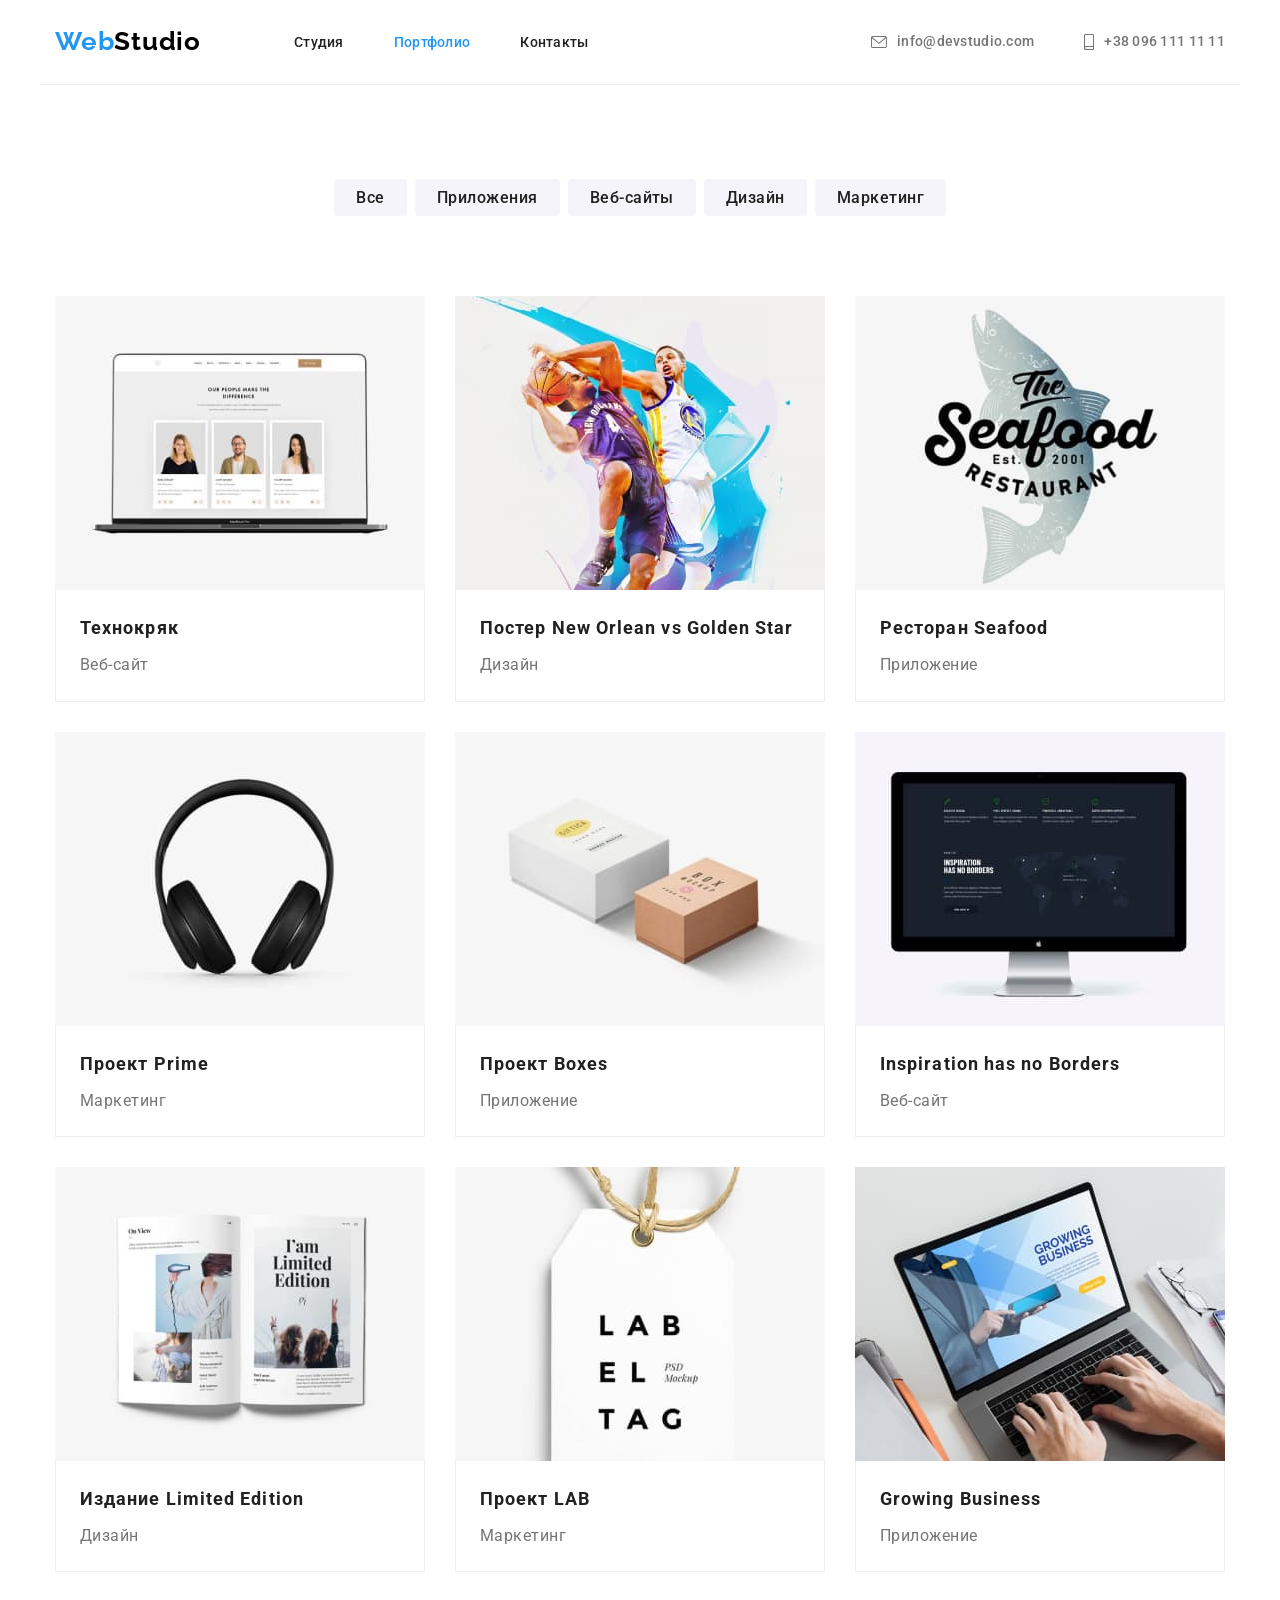
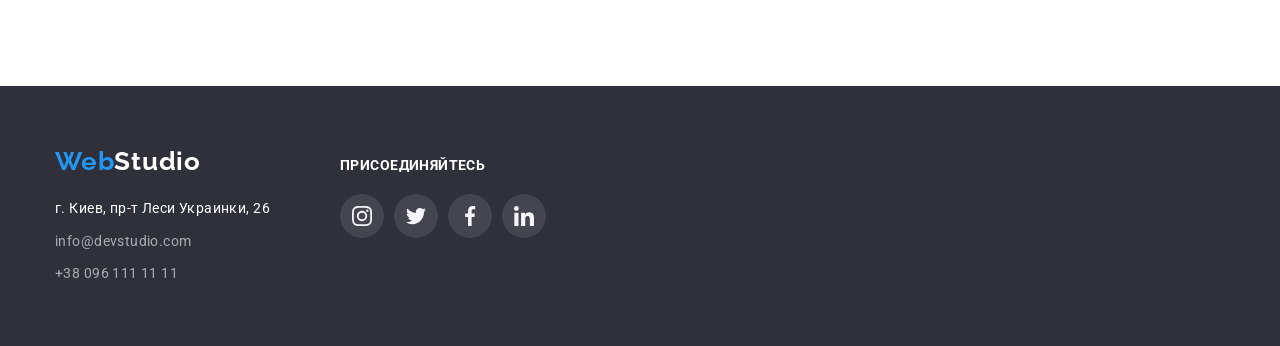
<file: portfolio.html>
<!DOCTYPE html>
<html lang="ru">
<head>
    <meta charset="UTF-8">
    <meta name="viewport" content="width=device-width, initial-scale=1.0">
    <title>WebStudio</title>
    <link rel="preconnect" href="https://fonts.gstatic.com">
    <link href="https://fonts.googleapis.com/css2?family=Raleway:wght@700&family=Roboto:wght@400;500;700;900&display=swap"
          rel="stylesheet">
    <link rel="stylesheet" href="./css/modern-normalize.css">
    <link rel="stylesheet" href="./css/common.css">
    <link rel="stylesheet" href="./css/portfolio.css" />
</head>
<body>
    <header class="page-header container">
        
            <nav class="nav-links">
                <a class="link-main" href="./index.html"><span class="part-web">Web</span>Studio</a>
                <ul class="list">
                    <li class="item"><a class="link studio" href="./index.html">Студия</a></li>
                    <li class="item"><a class="link portfoli current" href="./portfolio.html">Портфолио</a></li>
                    <li class="item"><a class="link contacts" href="">Контакты</a></li>
                </ul>
            </nav>
        
            <ul class="address list">
                <li class="item">
                    <a class="auth-items" href="mailto:info@devstudio.com">
                        <svg class="icon" width="16" height="12">
                            <use href="./images/sprite.svg#icon-envelope"></use>
                        </svg>
                        info@devstudio.com
                    </a>
                </li>
                <li class="item">
                    <a class="auth-items" href="tel:+380961111111">
                        <svg class="icon" width="10" height="16">
                            <use href="./images/sprite.svg#icon-smartphone"></use>
                        </svg>
                        +38 096 111 11 11
                    </a>
                </li>
            </ul>
        
    </header>

<main>
    <!-- Portfolio -->
    <section class="section-portfolio" >
       <div class="container">
            <h1 class="visually-hidden">Portfolio</h1>
            <ul class="list buttons">
                <li class="section-button"><button type="button">Все</button></li>
                <li class="section-button"><button type="button">Приложения</button></li>
                <li class="section-button"><button type="button">Веб-сайты</button></li>
                <li class="section-button"><button type="button">Дизайн</button></li>
                <li class="section-button"><button type="button">Маркетинг</button></li>
            </ul>
       </div>
    
       <div class="container" >
            <ul class="projects-list list">

                <li class="card">
                    <a href="">
                        <div class="card-thumb">
                            <img src="./images/web-site.jpg" alt="Lap top picture"> 
                        </div>                        
                        <div class="card-content">
                            <h2 class="title">Технокряк</h2>
                            <p class="type">Веб-сайт</p>
                        </div>
                    </a>
                </li>

                <li class="card">
                    <a href="">
                        <div class="card-thumb">
                            <img src="./images/design.jpg" alt="Steffan Curry Warriors picture">
                        </div>
                        <div class="card-content">
                            <h2 class="title">Постер New Orlean vs Golden Star</h2>
                            <p class="type">Дизайн</p>
                        </div>
                    </a>
                </li>

                <li class="card">
                    <a href="">
                        <div class="card-thumb">
                            <img src="./images/app.jpg" alt="Sea Food restaurant logo">
                        </div>
                        <div class="card-content"> 
                            <h2 class="title">Ресторан Seafood</h2>
                            <p class="type">Приложение</p>
                        </div>
                    </a>
                </li>

                <li class="card">
                    <a href="">
                        <div class="card-thumb">
                            <img src="./images/marketing.jpg" alt="Headphones picture">
                        </div>
                        <div class="card-content">
                            <h2 class="title">Проект Prime</h2>
                            <p class="type">Маркетинг</p>
                        </div>
                    </a>
                </li>

                <li class="card">
                    <a href="">
                        <div class="card-thumb">
                            <img src="./images/app-2.jpg" alt="Box picture">
                        </div>
                        <div class="card-content">
                            <h2 class="title">Проект Boxes</h2>
                            <p class="type">Приложение</p>
                        </div>
                    </a>
                </li>

                <li class="card">
                    <a href="">
                        <div class="card-thumb">
                            <img src="./images/website-2.jpg" alt="Monitor picture">
                        </div>
                        <div class="card-content">
                            <h2 class="title">Inspiration has no Borders</h2>
                            <p class="type">Веб-сайт</p>
                        </div>
                    </a>
                </li>

                <li class="card">
                    <a href="">
                        <div class="card-thumb">
                            <img src="./images/design-2.jpg" alt="Book picture">
                        </div>
                        <div class="card-content">
                            <h2 class="title">Издание Limited Edition</h2>
                            <p class="type">Дизайн</p>
                        </div>
                    </a>
                </li>

                <li class="card">
                    <a href="">
                        <div class="card-thumb">
                            <img src="./images/marketing-2.jpg" alt="Label picture">
                        </div>
                        <div class="card-content">
                            <h2 class="title">Проект LAB</h2>
                            <p class="type">Маркетинг</p>
                        </div>
                    </a>
                </li>

                <li class="card">
                    <a href="">
                        <div class="card-thumb">
                            <img src="./images/app-3.jpg" alt="Lap top picture">
                        </div>
                        <div class="card-content">
                            <h2 class="title">Growing Business</h2>
                            <p class="type">Приложение</p>
                        </div>
                    </a>
                </li>

            </ul>
       </div>
       
    </section>
</main>

<footer>
   <div class="footer-wraper">
        <div>
            <a class="logo-link" href="https://kovalenko-23.github.io/goit-markup-hw-01/">
                <span class="part-web">Web</span>Studio</a>
            <address class="auth-nav">
                <p class="city"><span class="city-address">г. Киев, пр-т Леси Украинки, 26</span> <br />
                    <a class="auth mail" href="mailto:info@devstudio.com">info@devstudio.com</a> <br />
                    <a class="auth" href="tel:+380961111111">+38 096 111 11 11</a>
                </p>
            </address>
        </div>
        
        <div class="social-links">
            <p class="social-links title">ПРИСОЕДИНЯЙТЕСЬ</p>
            <ul class="buttons">
        
                <li class="button">
                    <a class="social-button" href="">
                        <svg class="icon" width="20" height="20">
                            <use href="./images/sprite.svg#icon-instagram-2"></use>
                        </svg>
                    </a>
                </li>
        
                <li class="button">
                    <a class="social-button" href="">
                        <svg class="icon" width="20" height="20">
                            <use href="./images/sprite.svg#icon-twitter-1"></use>
                        </svg>
                    </a>
                </li>
        
                <li class="button">
                    <a class="social-button" href="">
                        <svg class="icon" width="20" height="20">
                            <use href="./images/sprite.svg#icon-facebook-1"></use>
                        </svg>
                    </a>
                </li>
        
                <li class="button">
                    <a class="social-button" href="">
                        <svg class="icon" width="20" height="20">
                            <use href="./images/sprite.svg#icon-linkedin-1"></use>
                        </svg>
                    </a>
                </li>
            </ul>
        </div>
   </div>
</footer>
</body>
</html>
</file>
<file: css/common.css>
:root {
  --primary-text-color: #757575;
  --primary-title-color: #212121;
  --alt-logo-color: #2196f3;
  --bcg-button-color: #f5f4fa;
  --bcg-color: #f5f4fa;
  --primary-white-color: #fff;
  --alt-bcg-color: #2f303a;
  --address-items-color: rgb(255, 255, 255, 0.6);
  --social-links-color-1: #afb1b8;
}

body {
  background-color: var(--primary-white-color);
  color: var(--primary-text-color);
  font-family: Roboto, sans-serif;
}

.visually-hidden {
  position: absolute;
  width: 1px;
  height: 1px;
  margin: -1px;
  border: 0;
  padding: 0;

  white-space: nowrap;
  clip-path: inset(100%);
  clip: rect(0 0 0 0);
  overflow: hidden;
}

.list {
  margin: 0;
  padding: 0;
  list-style: none;
  display: block;
}

.container {
  margin: 0 auto;
  width: 1200px;
  padding-left: 15px;
  padding-right: 15px;
  /* outline: 2px solid tomato; */
}

h1,
h2,
h3,
h4,
h5,
p {
  margin: 0;
  padding: 0;
}

img {
  display: block;
  height: auto;
  max-width: 100%;
}
/*===NAVIGATION===*/
.page-header .list {
  align-items: center;
}

.page-header.container {
  padding-left: 15px;
  padding-right: 15px;
  padding-top: 24px;
  padding-bottom: 24px;
  display: flex;
  border-bottom: 1px solid #ececec;
}

.page-header .list {
  display: flex;
}

.nav-links {
  display: flex;
}

/* Web Studio link */
.link-main {
  display: flex;
  align-items: center;
  margin-right: 93px;
}

.part-web {
  color: var(--alt-logo-color);
}

/* super cool option */
.page-header .item + .item {
  margin-left: 50px;
}

.link-main:focus,
.link-main:hover {
  color: #000;
}

.nav-links .link:hover,
.nav-links .link:focus,
.nav-links .link.current,
.address a:hover,
.address a:focus {
  color: #2196f3;
}

.address a {
  color: var(--primary-text-color);
  font-weight: 500;
  font-size: 14px;
  line-height: 1.14;
  letter-spacing: 0.02em;
}

.nav-links .link-main {
  color: #000;
  font-family: Raleway;
  font-weight: bold;
  font-size: 26px;
  line-height: 1.38;
  letter-spacing: 0.03em;
}

a,
.nav-links .link {
  text-decoration: none;
}

.nav-links .link {
  color: var(--primary-title-color);
  font-weight: 500;
  font-size: 14px;
  line-height: 1.14;
  letter-spacing: 0.02em;
}

/* Address list */

.auth-items {
  display: flex;
  align-items: center;
}

.address.list .icon {
  fill: currentColor;
  margin-right: 10px;
}

.address .item:hover {
  fill: var(--alt-logo-color);
}

.address.list {
  display: flex;
  justify-content: flex-end;
  margin-left: auto;
}

/*====MAIN====*/

/*===HERO===*/
.overlay {
  text-align: center;
  padding-bottom: 200px;
  padding-top: 200px;
  max-width: 1600px;
  height: 600px;
  margin-left: auto;
  margin-right: auto;
  background-image: linear-gradient(
      to right,
      rgba(47, 48, 58, 0.4),
      rgba(47, 48, 58, 0.4)
    ),
    url(../images/hero-background.jpg);
}

.section-hero .section-title {
  color: var(--primary-white-color);
  font-weight: 900;
  font-size: 44px;
  line-height: 1.36;
  text-align: center;
  letter-spacing: 0.06em;
  text-transform: uppercase;
  margin-bottom: 30px;
  margin-top: 0;
}

.button-order {
  border-radius: 4px;
  border: none;
  padding: 10px 32px;
  min-width: 200px;

  background-color: var(--alt-logo-color);
  color: var(--primary-white-color);
  font-weight: bold;
  font-size: 16px;
  line-height: 1.87;
  align-items: center;
  text-align: center;
  letter-spacing: 0.06em;
}

.section-hero button:hover,
.section-hero button:focus {
  background-color: var(--bcg-button-color);
  color: var(--primary-title-color);
}

/* Section Advantages */

.section-advantages .list {
  display: flex;
  justify-content: space-between;
}

.list.advantages > .item:not(:last-child) {
  margin-right: 30px;
}

.list.advantages > .item {
  width: 270px;
}

.item-icon {
  display: flex;
  align-items: center;
  height: 120px;
  background-color: var(--bcg-button-color);
  margin-bottom: 30px;
  align-items: center;
  justify-content: center;
}

.list.advantages .icon {
  padding: 0;
  border: none;
  margin: 0;
}

.section-advantages .section-item {
  color: var(--primary-title-color);
  font-weight: bold;
  font-size: 14px;
  line-height: 1.14;
  letter-spacing: 0.03em;
  text-transform: uppercase;
}

.section-advantages {
  padding-top: 94px;
  padding-bottom: 94px;
}

.section-advantages .section-item {
  margin-top: 0;
  margin-bottom: 10px;
}

.section-advantages .section-text {
  margin-top: 0;
  margin-bottom: 0;
}

.section-item.top {
  margin-top: 0;
}

.section-advantages .section-text {
  color: var(--primary-text-color);
  font-style: normal;
  font-weight: normal;
  font-size: 14px;
  line-height: 1.7;
  letter-spacing: 0.03em;
}

/* Activities section */
.section-activities .list {
  display: flex;
  justify-content: space-between;
}

.section-activities {
  padding-bottom: 94px;
}

.section-activities .section-title {
  color: var(--primary-title-color);
  font-weight: bold;
  text-align: center;
  font-size: 36px;
  line-height: 1.16;
  letter-spacing: 0.03em;
  margin-bottom: 50px;
}

/* Our Team section */
.section-team .list {
  display: flex;
  justify-content: space-between;
}

.section-team {
  background-color: var(--bcg-color);
  padding-top: 94px;
  padding-bottom: 94px;
}

.section-team .worker {
  background-color: var(--primary-white-color);
  box-shadow: 0px 1px 3px rgba(0, 0, 0, 0.12), 0px 1px 1px rgba(0, 0, 0, 0.14),
    0px 2px 1px rgba(0, 0, 0, 0.2);
  border-radius: 0px 0px 4px 4px;
}

.section-team .worker:not(:last-child) {
  margin-right: 30px;
}

.worker-info {
  padding: 30px 32px;
}

.section-team .section-title {
  color: var(--primary-title-color);
  font-weight: bold;
  font-size: 36px;
  line-height: 1.16;
  text-align: center;
  letter-spacing: 0.03em;
  margin-bottom: 50px;
}

.section-team .section-item {
  color: var(--primary-title-color);
  font-weight: 500;
  font-size: 16px;
  line-height: 0.84;
  text-align: center;
  letter-spacing: 0.03em;
  margin-bottom: 10px;
}

.section-team .section-text {
  color: var(--primary-text-color);
  font-weight: normal;
  font-size: 16px;
  line-height: 1.2;
  text-align: center;
  letter-spacing: 0.03em;
  margin-bottom: 16px;
}

/* Social links */
.list-socials {
  display: flex;
  justify-content: space-around;
  padding: 0;
}

.list-socials .social-item:not(:last-child) {
  margin-right: 10px;
}

.social-item > .item {
  display: flex;
  align-items: center;
  justify-content: center;
  border: none;
  padding: 0;
  width: 44px;
  height: 44px;
  border-radius: 50%;
  color: var(--social-links-color-1);
}

.social-item > .item:hover,
.social-item > .item:focus {
  background-color: var(--alt-logo-color);
  color: var(--primary-white-color);
}

.social-item .icon {
  fill: currentColor;
}

/*===Clients section=== */
.section-clients {
  padding-top: 94px;
  padding-bottom: 94px;
  margin-left: auto;
  margin-right: auto;
}

.section-clients .section-title {
  color: var(--primary-title-color);
  font-weight: bold;
  font-size: 36px;
  line-height: 1.2;
  text-align: center;
  letter-spacing: 0.03em;

  margin-bottom: 50px;
}

.clients-list {
  display: flex;
  margin: 0;
  padding: 0;
}

.clients-list .client:not(:last-child) {
  margin-right: 30px;
}

.clients-list .button {
  width: 170px;
  height: 90px;
  border: 1px var(--social-links-color-1) solid;
  border-radius: 4px;
  display: flex;
  justify-content: center;
  align-items: center;
  color: var(--social-links-color-1);
}

.clients-list .button:hover,
.clients-list .button:focus {
  color: var(--alt-logo-color);
  background-color: var(--primary-white-color);
  border-color: var(--alt-logo-color);
}

.clients-list .icon {
  fill: currentColor;
}

/*===Footer===*/
footer {
  background-color: #2f303a;
}

.footer-wraper {
  display: flex;
  align-items: baseline;
  width: 1200px;
  padding-top: 60px;
  padding-bottom: 60px;
  padding-left: 15px;
  padding-right: 15px;
  margin-left: auto;
  margin-right: auto;
}

.city {
  color: var(--primary-white-color);
}

.logo-link {
  display: inline-block;
  color: var(--primary-white-color);
  font-family: Raleway;
  font-weight: bold;
  font-size: 26px;
  line-height: 1.2;
  letter-spacing: 0.03em;
  margin-bottom: 20px;
}

.auth-nav .city {
  font-weight: normal;
  font-size: 14px;
  line-height: 1.7;
  letter-spacing: 0.03em;
}

.logo-link:hover,
.logo-link:focus {
  color: var(--primary-white-color);
}

.auth-nav .auth {
  color: var(--address-items-color);
}

footer a:hover,
footer a:focus {
  color: var(--alt-bcg-color);
}

.city-address {
  display: inline-block;
  margin-bottom: 9px;
}

.auth.mail {
  margin-bottom: 9px;
  display: inline-block;
}

.social-links {
  margin-left: 70px;
}

.social-links.title {
  color: var(--primary-white-color);
  margin-bottom: 20px;
  margin-left: 0;
  font-style: normal;
  font-weight: bold;
  font-size: 14px;
  line-height: 1.14;
  letter-spacing: 0.03em;
  text-transform: uppercase;
}

.social-links .buttons {
  display: flex;
  margin: 0;
  padding: 0;
}

.button .social-button {
  display: flex;
  align-items: center;
  justify-content: center;
  width: 44px;
  height: 44px;
  fill: var(--bcg-button-color);
  background-color: rgba(255, 255, 255, 0.1);
  border-radius: 50%;
}

.button .social-button:hover,
.button .social-button:focus {
  fill: var(--primary-white-color);
  background-color: var(--alt-logo-color);
}

.social-links .button:not(:last-child) {
  margin-right: 10px;
}
</file>
<file: css/portfolio.css>
:root {
  --primary-text-color: #757575;
  --primary-title-color: #212121;
  --alt-logo-color: #2196f3;
  --bcg-button-color: #f5f4fa;
  --alt-bcg-color: #f5f4fa;
  --primary-white-color: #fff;
  --footer-bcg-color: #2f303a;
}

a {
  text-decoration: none;
}

body {
  background-color: var(--primary-white-color);
  color: var(--primary-text-color);
  font-family: Roboto, sans-serif;
}

li {
  display: block;
}

.list {
  margin: 0;
  padding: 0;
  list-style: none;
}

.container {
  margin: 0 auto;
  width: 1200px;
  padding-left: 15px;
  padding-right: 15px;
  /* outline: 2px solid tomato; */
}

img {
  display: block;
  height: auto;
  max-width: 100%;
}

/* Web Studio link */
.link-main {
  display: flex;
  align-items: center;
  margin-right: 93px;
}

.section-portfolio:first-child {
  padding-top: 94px;
  padding-bottom: 20px;
}

.section-portfolio .list.buttons {
  display: flex;
  justify-content: center;
}

.section-portfolio .section-button {
  color: var(--primary-title-color);
  font-family: inherit;
  font-weight: 500;
  font-size: 16px;
  line-height: 1.6;
  text-align: center;
  letter-spacing: 0.03em;
  border-radius: 4px;
  padding-bottom: 50px;
}

/* Address list */
.address.list {
  justify-content: flex-end;
}

/* Buttons */
.list > .section-button:not(:last-child) {
  margin-right: 8px;
}

/* ===MAIN=== */
/* ===Cards=== */

.section-portfolio:last-child {
  margin-bottom: 94px;
}

.card-thumb {
  width: 370px;
}

.card-content {
  padding: 20px 24px;
  border-bottom: 1px solid #eeeeee;
  border-left: 1px solid #eeeeee;
  border-right: 1px solid #eeeeee;
}

.projects-list {
  display: flex;
  flex-wrap: wrap;
  margin-top: -30px;
  justify-content: space-between;
  padding-bottom: 94px;
  padding: 0;
  margin: 0;
  /* outline: 1px solid tomato; */
}

.projects-list > .card {
  flex-basis: calc(100% / 3 - 30px);
  margin-top: 30px;
}

.projects-list > .card:hover {
  box-shadow: 0px 1px 1px rgba(0, 0, 0, 0.12), 0px 4px 4px rgba(0, 0, 0, 0.06),
    1px 4px 6px rgba(0, 0, 0, 0.16);
}

.projects-list .title {
  color: var(--primary-title-color);
  font-weight: bold;
  font-size: 18px;
  line-height: 2;
  letter-spacing: 0.06em;
}

.projects-list .type {
  color: var(--primary-text-color);
  font-style: normal;
  font-weight: normal;
  font-size: 16px;
  line-height: 1.88;
  letter-spacing: 0.03em;
  margin-top: 4px;
}

.projects-list {
  margin: 0;
  padding: 0;
  list-style: none;
}

.list.buttons button {
  display: inline-block;
  border-radius: 4px;
  border: none;
  padding: 6px 22px;
  min-width: 73px;

  background-color: var(--bcg-button-color);
  color: var(--primary-title-color);
  font-style: normal;
  font-weight: 500;
  font-size: 16px;
  line-height: 1.6;
  text-align: center;
  letter-spacing: 0.03em;
}

.section-button button:hover,
.section-button button:focus {
  color: var(--primary-white-color);
  background-color: var(--alt-logo-color);
  border-radius: 4px;
  box-shadow: 0px 3px 1px rgba(0, 0, 0, 0.1), 0px 1px 2px rgba(0, 0, 0, 0.08),
    0px 2px 2px rgba(0, 0, 0, 0.12);
  cursor: pointer;
  outline: none;
}

.city-address {
  display: inline-block;
  margin-bottom: 9px;
}

.auth.mail {
  margin-bottom: 9px;
  display: inline-block;
}
</file>
